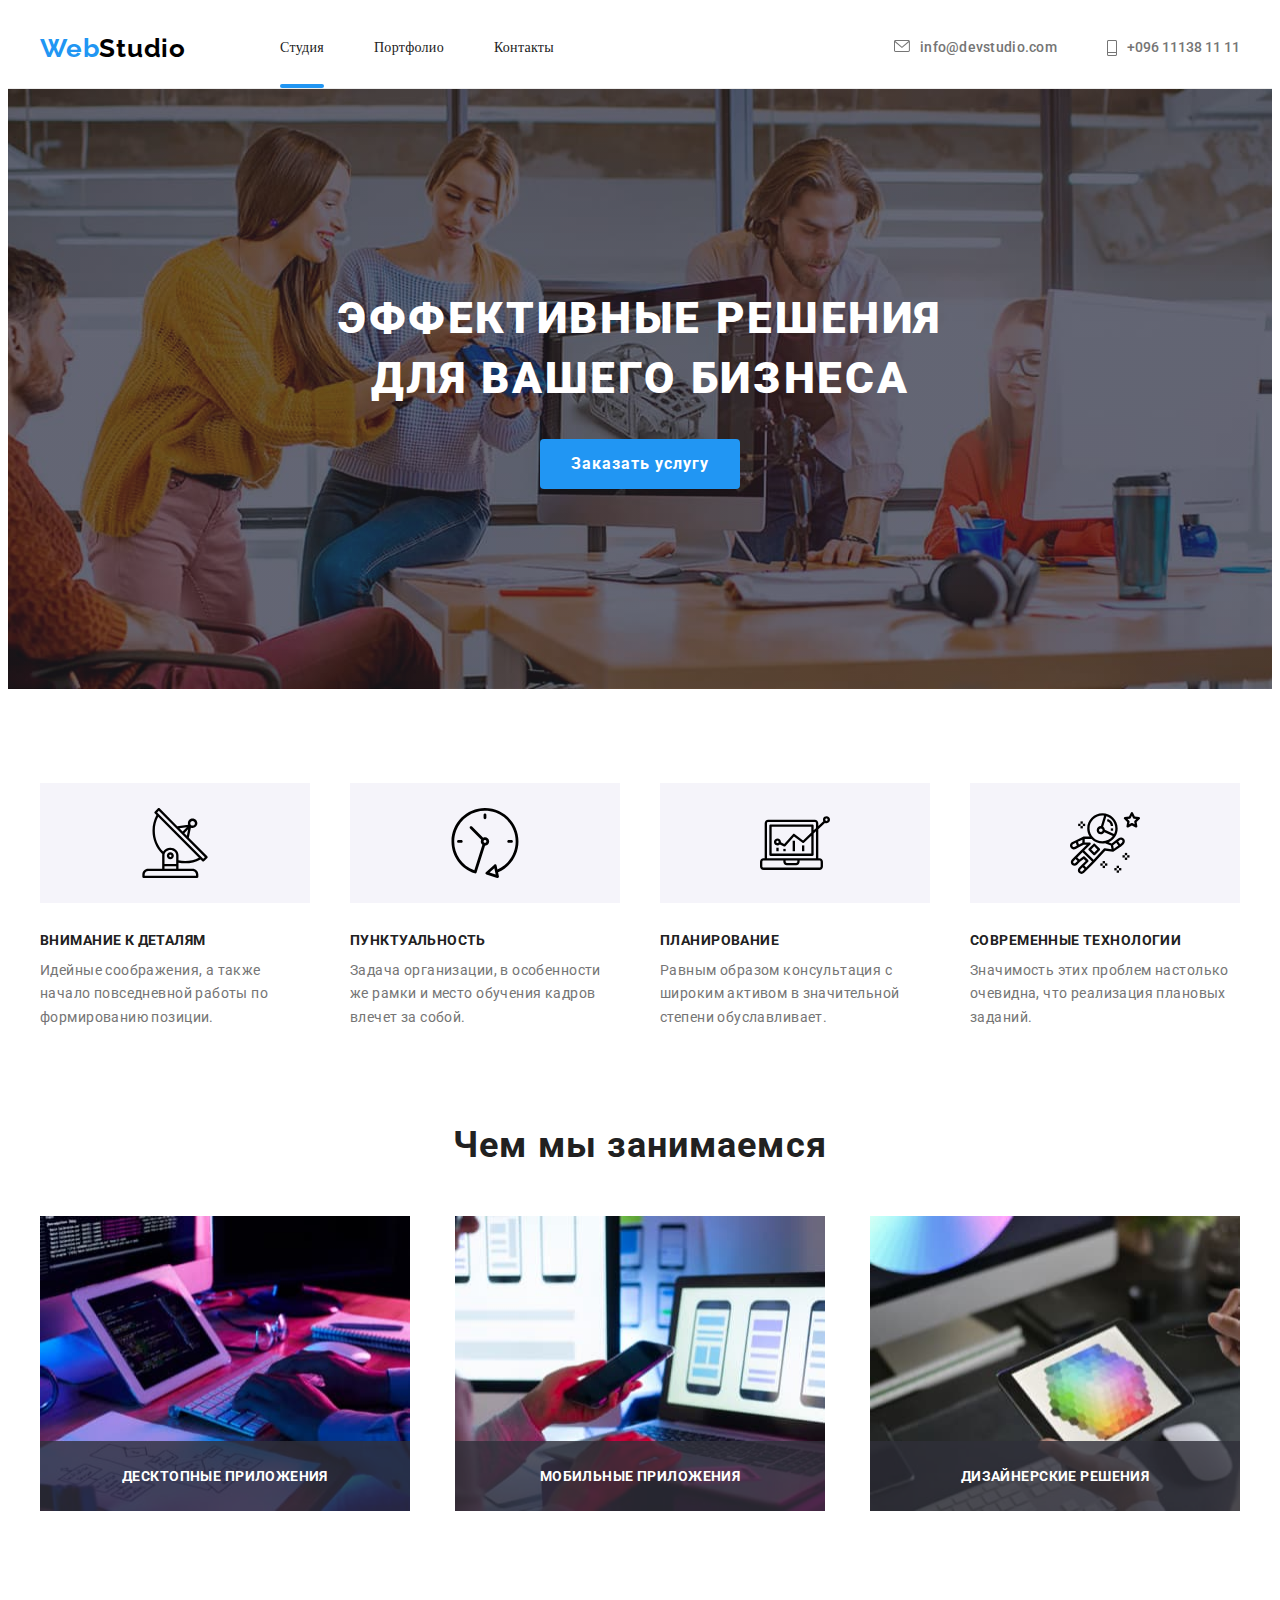
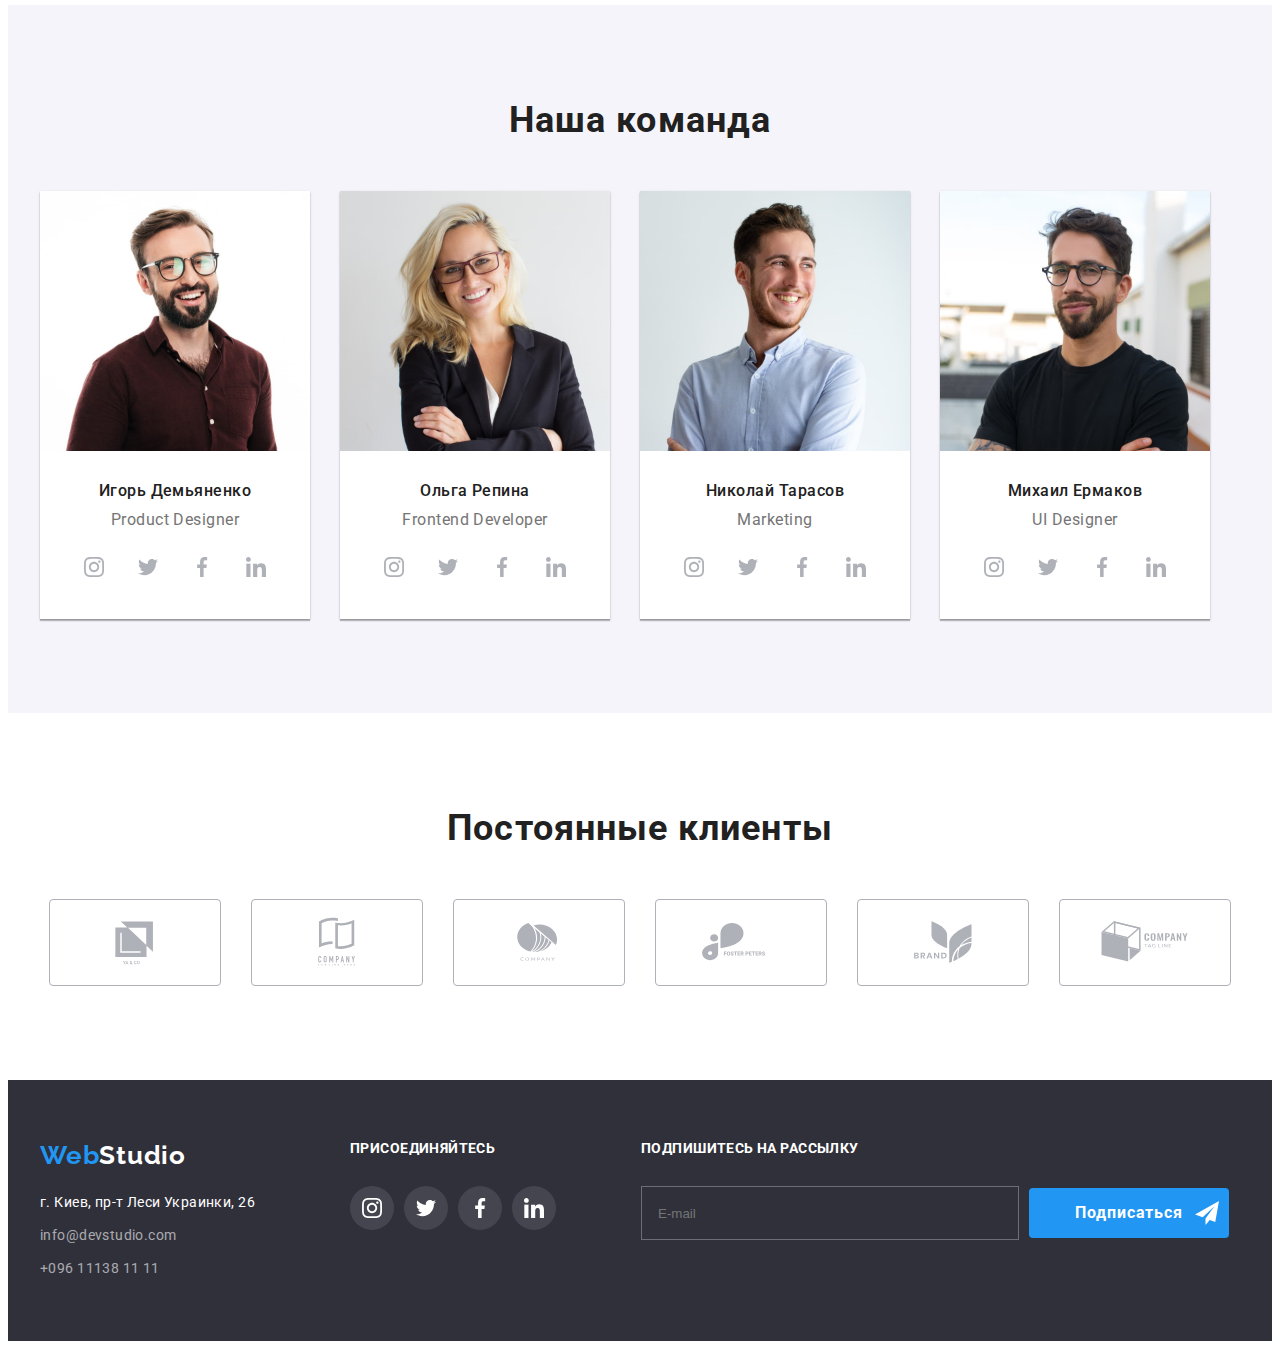
<file: index.html>
<!DOCTYPE html>
<html lang="ru">
<head>
    <meta charset="UTF-8">
    <meta http-equiv="X-UA-Compatible" content="IE=edge">
    <meta name="viewport" content="width=device-width, initial-scale=1.0">
    <title>webstudio-1</title>
    <link rel="preconnect" href="https://fonts.googleapis.com">
    <link rel="preconnect" href="https://fonts.gstatic.com" crossorigin>
    <link href="https://fonts.googleapis.com/css2?family=Raleway:wght@700&family=Roboto:wght@400;500;700;900&display=swap"
        rel="stylesheet">
    <link rel="stylesheet" href="https://cdnjs.cloudflare.com/ajax/libs/modern-normalize/1.1.0/modern-normalize.min.css" integrity="sha512-wpPYUAdjBVSE4KJnH1VR1HeZfpl1ub8YT/NKx4PuQ5NmX2tKuGu6U/JRp5y+Y8XG2tV+wKQpNHVUX03MfMFn9Q==" crossorigin="anonymous" referrerpolicy="no-referrer" />
    <link rel="stylesheet" href="./css/stylesheet.css">
</head>
<body>
    <header class="header">
        <div class="container header-container">
            <div class="nav-container">
                <a class="logo link" lang="en" href=""><span class="logo-web" >Web</span>Studio</a>
                <nav class="navigation">
                    <ul class="nav-list list">
                        <li class="nav-list-item">
                        <a class="nav-list-link link current" href="">Студия</a>
                        </li>
                        <li class="nav-list-item">
                        <a class="nav-list-link link" href="./portfolio.html">Портфолио</a>
                        </li>
                        <li class="nav-list-item">
                        <a class="nav-list-link link" href="">Контакты</a>
                        </li>
                    </ul>
                </nav>
            </div>
            <div class="contact">
                <a class="contact-mail link" href="mailtoinfo@devstudio.com">
                    <svg class="contact-icon-mail">
                        <use href="./img/icons.svg/sprite.svg#email"></use>
                    </svg>
                    info@devstudio.com</a>
                <a class="contact-number link" href="tel:+096111381111">
                    <svg class="contact-icon-phone">
                        <use href="./img/icons.svg/sprite.svg#phone"></use>
                    </svg>
                    +096 11138  11 11</a>
            </div> 
        </div>
    </header>
    <main>
        <section class="section-hero">
            <div class="hero container">
                <h1 class="main-title">Эффективные решения<br>для вашего бизнеса</h1>
                <button class="model-btn" type="button" data-modal-open>Заказать услугу</button>
            </div>      
        </section>
        
        
        <section class="skils-list">
            <div class="container">
                <ul class="skills list">
                    <li class="promo-features">
                        <div class="promo-icon">
                            <svg class="promo-features-icon">
                                <use href="./img/icons.svg/sprite.svg#antenna"></use>
                            </svg>
                            
                        </div>
                        
                        <h3 class="promo">Внимание к деталям</h3>
                        <p class="features">Идейные соображения, а также начало повседневной работы по формированию позиции.</p>
                    </li>
                    <li class="promo-features">
                        <div class="promo-icon">
                            <svg class="promo-features-icon">
                                <use href="./img/icons.svg/sprite.svg#clock"></use>
                            </svg>
                            
                        </div>
                        <h3 class="promo">Пунктуальность</h3>
                        <p class="features">Задача организации, в особенности же рамки и место обучения кадров влечет за собой.</p>
                    </li>
                    <li class="promo-features">
                        <div class="promo-icon">
                            <svg class="promo-features-icon">
                                <use href="./img/icons.svg/sprite.svg#diagram"></use>
                            </svg>
                            
                        </div>
                        <h3 class="promo">Планирование</h3>
                        <p class="features">Равным образом консультация с широким активом в значительной степени обуславливает.</p>
                    </li>
                    <li class="promo-features">
                        <div class="promo-icon">
                            <svg class="promo-features-icon">
                                <use href="./img/icons.svg/sprite.svg#astronaut"></use>
                            </svg>
                            
                        </div>
                        <h3 class="promo">Современные технологии</h3>
                        <p class="features">Значимость этих проблем настолько очевидна, что реализация плановых заданий.</p>
                    </li>
                </ul>
            </div>
        </section>
        <section class="description-list section">
            <div class="container">
                <h2 class="description">Чем мы занимаемся</h2>
                <ul class="photos list">
                    <li>
                        <div class="description-thumb">
                            <img src="./img/img-1.jpg" alt="верстка" width="370" height="295">
                            <div class="description-thumb-text">
                                <p class="description-text">Десктопные приложения</p>
                            </div>

                        </div>
                        
                    </li>
                                
                    <li>
                        <div class="description-thumb">
                            <img src="./img/img-2.jpg" alt="дизайн" width="370" height="295">
                            <div class="description-thumb-text">
                                <p class="description-text">Мобильные приложения</p>
                            </div>
                        </div>
                               
                    </li>
                    <li>
                        <div class="description-thumb">
                            <img src="./img/img-3.jpg" alt="стилизация" width="370" height="295">
                            <div class="description-thumb-text">
                                <p class="description-text">Дизайнерские решения</p>
                            </div>
                        </div>
                        
                    </li>
                </ul>
            </div>
            
        </section>
            
        <section class="team">
            <div class="container">
                <h2 class="description">Наша команда</h2>
                <ul class="list our-team">
                    <li class="frame"><img src="./img/teamcard-1.jpg" alt="сотрудник1" width="270" height="260">
                        <div class="team-description">
                            <h3 class="name">Игорь Демьяненко</h3>
                             <p class="occupation">Product Designer</p>
                             <ul class="social-list list">
                                 <li class="social-list-item">
                                     <a class="social-list-link" href="">
                                         <svg class="social-list-icon" width="20" height="20">
                                             <use href="./img/icons.svg/sprite.svg#instagram"></use>
                                         </svg>
                                     </a>
                                 </li>

                                 <li>
                                     <a class="social-list-link" href="">
                                         <svg class="social-list-icon" width="20" height="20">
                                             <use href="./img/icons.svg/sprite.svg#twitter"></use>
                                         </svg>
                                     </a>
                                 </li>

                                 <li>
                                     <a class="social-list-link" href="">
                                         <svg class="social-list-icon" width="20" height="20">
                                             <use href="./img/icons.svg/sprite.svg#facebook"></use>
                                         </svg>
                                     </a>
                                 </li>

                                 <li>
                                     <a class="social-list-link" href="">
                                         <svg class="social-list-icon" width="20" height="20">
                                             <use href="./img/icons.svg/sprite.svg#linkedin"></use>
                                         </svg>
                                     </a>
                                 </li>
                             </ul>
                        </div>
                        
                    </li>
                    <li class="frame"><img src="./img/teamcard-2.jpg" alt="сотрудник2" width="270" height="260">
                        <div class="team-description">
                            <h3 class="name">Ольга Репина</h3>
                            <p class="occupation">Frontend Developer</p>
                            <ul class="social-list list">
                                <li class="social-list-item">
                                    <a class="social-list-link" href="">
                                        <svg class="social-list-icon" width="20" height="20">
                                            <use href="./img/icons.svg/sprite.svg#instagram"></use>
                                        </svg>
                                    </a>
                                </li>

                                <li>
                                    <a class="social-list-link" href="">
                                        <svg class="social-list-icon" width="20" height="20">
                                            <use href="./img/icons.svg/sprite.svg#twitter"></use>
                                        </svg>
                                    </a>
                                </li>

                                <li>
                                    <a class="social-list-link" href="">
                                        <svg class="social-list-icon" width="20" height="20">
                                            <use href="./img/icons.svg/sprite.svg#facebook"></use>
                                        </svg>
                                    </a>
                                </li>

                                <li>
                                    <a class="social-list-link" href="">
                                        <svg class="social-list-icon" width="20" height="20">
                                            <use href="./img/icons.svg/sprite.svg#linkedin"></use>
                                        </svg>
                                    </a>
                                </li>
                            </ul>
                            
                            
                        </div>
                    </li>
                    <li class="frame"><img src="./img/teamcard-3.jpg" alt="сотрудник3" width="270" height="260">
                        <div class="team-description">
                            <h3 class="name">Николай Тарасов</h3>
                            <p class="occupation">Marketing</p>
                            <ul class="social-list list">
                                <li class="social-list-item">
                                    <a class="social-list-link" href="">
                                        <svg class="social-list-icon" width="20" height="20">
                                            <use href="./img/icons.svg/sprite.svg#instagram"></use>
                                        </svg>
                                    </a>
                                </li>

                                <li>
                                    <a class="social-list-link" href="">
                                        <svg class="social-list-icon" width="20" height="20">
                                            <use href="./img/icons.svg/sprite.svg#twitter"></use>
                                        </svg>
                                    </a>
                                </li>

                                <li>
                                    <a class="social-list-link" href="">
                                        <svg class="social-list-icon" width="20" height="20">
                                            <use href="./img/icons.svg/sprite.svg#facebook"></use>
                                        </svg>
                                    </a>
                                </li>

                                <li>
                                    <a class="social-list-link" href="">
                                        <svg class="social-list-icon" width="20" height="20">
                                            <use href="./img/icons.svg/sprite.svg#linkedin"></use>
                                        </svg>
                                    </a>
                                </li>
                            </ul>
                            
                        </div>
                    </li>
                    <li class="frame"><img src="./img/teamcard-4.jpg" alt="сотрудник4" width="270" height="260">
                        <div class="team-description">
                            <h3 class="name">Михаил Ермаков</h3>
                            <p class="occupation">UI Designer</p>
                            <ul class="social-list list">
                                <li class="social-list-item">
                                    <a class="social-list-link" href="">
                                        <svg class="social-list-icon" width="20" height="20">
                                            <use href="./img/icons.svg/sprite.svg#instagram"></use>
                                        </svg>
                                    </a>
                                </li>

                                <li>
                                    <a class="social-list-link" href="">
                                        <svg class="social-list-icon" width="20" height="20">
                                            <use href="./img/icons.svg/sprite.svg#twitter"></use>
                                        </svg>
                                    </a>
                                </li>

                                <li>
                                    <a class="social-list-link" href="">
                                        <svg class="social-list-icon" width="20" height="20">
                                            <use href="./img/icons.svg/sprite.svg#facebook"></use>
                                        </svg>
                                    </a>
                                </li>

                                <li>
                                    <a class="social-list-link" href="">
                                        <svg class="social-list-icon" width="20" height="20">
                                            <use href="./img/icons.svg/sprite.svg#linkedin"></use>
                                        </svg>
                                    </a>
                                </li>
                            </ul>

                        </div>
                    </li>
                </ul>
            </div>
        </section>
        <section class="client">
            <div class="container">
                <h2 class="h-client">Постоянные клиенты</h2>
                <ul class="client-icon list">
                    
                    <li class="client-icon-list">
                        <a class="client-icon-item" href="">
                            <svg class="client-icon-link">
                                <use href="./img/icons.svg/sprite.svg#Logo6"></use>
                            </svg>

                        </a>
                    </li>

                    <li class="client-icon-list">
                        <a class="client-icon-item" href="">
                            <svg class="client-icon-link">
                                <use href="./img/icons.svg/sprite.svg#Logo4"></use>
                            </svg>

                        </a>

                    </li>

                    <li class="client-icon-list">
                        <a class="client-icon-item" href="">
                            <svg class="client-icon-link">
                                <use href="./img/icons.svg/sprite.svg#Logo3"></use>
                            </svg>

                        </a>

                    </li>

                    <li class="client-icon-list">
                        <a class="client-icon-item" href="">
                            <svg class="client-icon-link">
                                <use href="./img/icons.svg/sprite.svg#Logo2"></use>
                            </svg>
                        </a> 

                    </li>

                    <li class="client-icon-list">
                        <a class="client-icon-item" href="">
                            <svg class="client-icon-link">
                                <use href="./img/icons.svg/sprite.svg#Logo5"></use>
                            </svg>

                        </a>
        
                    </li>

                    <li class="client-icon-list">
                        <a class="client-icon-item" href="">
                            <svg class="client-icon-link">
                                <use href="./img/icons.svg/sprite.svg#Logo-5"></use>
                            </svg>
                        </a>
                        
                    </li>
                </ul>
            </div>
        </section>
        
    </main>
    <footer class="footer ">
        <div class="container footer-list">
            <div class=" container-footer">
                <a class="logo link footer-logo" lang="en" href=""><span class="logo-web" >Web</span><span class="logo-web-footer">Studio</span></a>
                <div class="address-footer">
                    <address class="address address-footer">
                        <p class="address-street">г. Киев, пр-т Леси Украинки, 26</p> 
                        <a class="address-contact link" href="mailtoinfo@devstudio.com">info@devstudio.com</a>
                        <a class="address-contact link"href="tel:+096111381111">+096 11138  11 11</a>
                    </address>
                </div>
            </div>
            <div class="join">
                <h3 class="join-title">присоединяйтесь</h3>
                <ul class="footer-social-list list">
                    <li class="footer-social-list-item">
                        <a class="footer-social-list-link" href="">
                            <svg class="footer-social-list-icon" width="20" height="20">
                                <use href="./img/icons.svg/sprite.svg#instagram"></use>
                            </svg>
                        </a>
                    </li>
    
                    <li class="footer-social-list-item">
                        <a class="footer-social-list-link" href="">
                            <svg class="footer-social-list-icon" width="20" height="20">
                                <use href="./img/icons.svg/sprite.svg#twitter"></use>
                            </svg>
                        </a>
                    </li>
    
                    <li >
                    <li class="footer-social-list-item">
                        <a class="footer-social-list-link" href="">
                            <svg class="footer-social-list-icon" width="20" height="20">
                                <use href="./img/icons.svg/sprite.svg#facebook"></use>
                            </svg>
                        </a>
                    </li>
    
                    <li class="footer-social-list-item">
                        <a class="footer-social-list-link" href="">
                            <svg class="footer-social-list-icon" width="20" height="20">
                                <use href="./img/icons.svg/sprite.svg#linkedin"></use>
                            </svg>
                        </a>
                    </li>
                </ul>
    
            </div>
            <form class="footer-form" action="">
                <p class="join-title">Подпишитесь на рассылку</p>
                <div class="footer-form-field">
                    <label for="">
                        <input class="footer-form-input" name="user_mail" type="email" placeholder="E-mail">
                        
                        
                    </label>
                    <button type="submit" class="footer-form-btn">Подписаться</button>
                    <svg class="footer-form-icon">
                        <use href="./img/icons.svg/sprite.svg#icon-send"></use>
                    </svg>
                    

                    </button>

                </div>
                
            </form>

        </div>
        
        
    </footer>

    <div class="backdrop is-hidden" data-modal>
        <div class="modal">
            <button type="button" class="modal-close-btn" data-modal-close>
                <svg class="modal-close-icon" width="18" height="18";>
                    <use href="./img/icons.svg/sprite.svg#close-icon"></use>
                </svg>
                
            </button>

            <form class="contact-form">
                <p class="contact-form-title">Оставьте свои данные, мы вам перезвоним</p>
                
                <label class="contact-form-field">
                    <span class="text-input">Имя</span>
                    <span class="contact-form-input-wrapper">
                        <input name="user_name" class="contact-form-input" type="text">
                        <svg class="contact-form-icon">
                            <use href="./img/icons.svg/sprite.svg#icon-user"></use>
                        </svg>

                    </span> 
                  
                </label>
                <label class="contact-form-field">
                    <span class="text-input">Телефон</span>
                    <span class="contact-form-input-wrapper">
                        <input name="user_phone" class="contact-form-input" type="tel">
                        <svg class="contact-form-icon">
                            <use href="./img/icons.svg/sprite.svg#icon-tel"></use>
                        </svg>
                    </span>
                    
                </label>
                <label class="contact-form-field">
                    <span class="text-input">Почта</span>
                    <span class="contact-form-input-wrapper">
                        <input name="user_mail" class="contact-form-input" type="email">
                        <svg class="contact-form-icon">
                            <use href="./img/icons.svg/sprite.svg#icon-emal"></use>
                        </svg>
                    </span>
                    
                </label>
                <label class="contact-form-field">
                    <span class="text-input">Комментарий</span>
                    <textarea name="user_massage" class="contact-form-massage" placeholder="Введите текст"></textarea>
                </label>
                <div class="contact-form-checkbox-wrapper">
                    <input name="accept-policy" type="checkbox" class="contact-form-checkbox is-hidden" id="policy-checkbox" required>
                    <label for="policy-checkbox" class="contact-form-checkbox-label">
                        Соглашаюсь с рассылкой и принимаю&nbsp;<a class="contact-form-checkbox-label-link" href="">Условия договора</a></label>
                </div>
                <button type="submit" class="contact-form-submit-btn">Отправить</button>


            </form>
        </div>
    </div>

    <script src="./js/modal.js"></script>
    
</body>
</html>
</file>
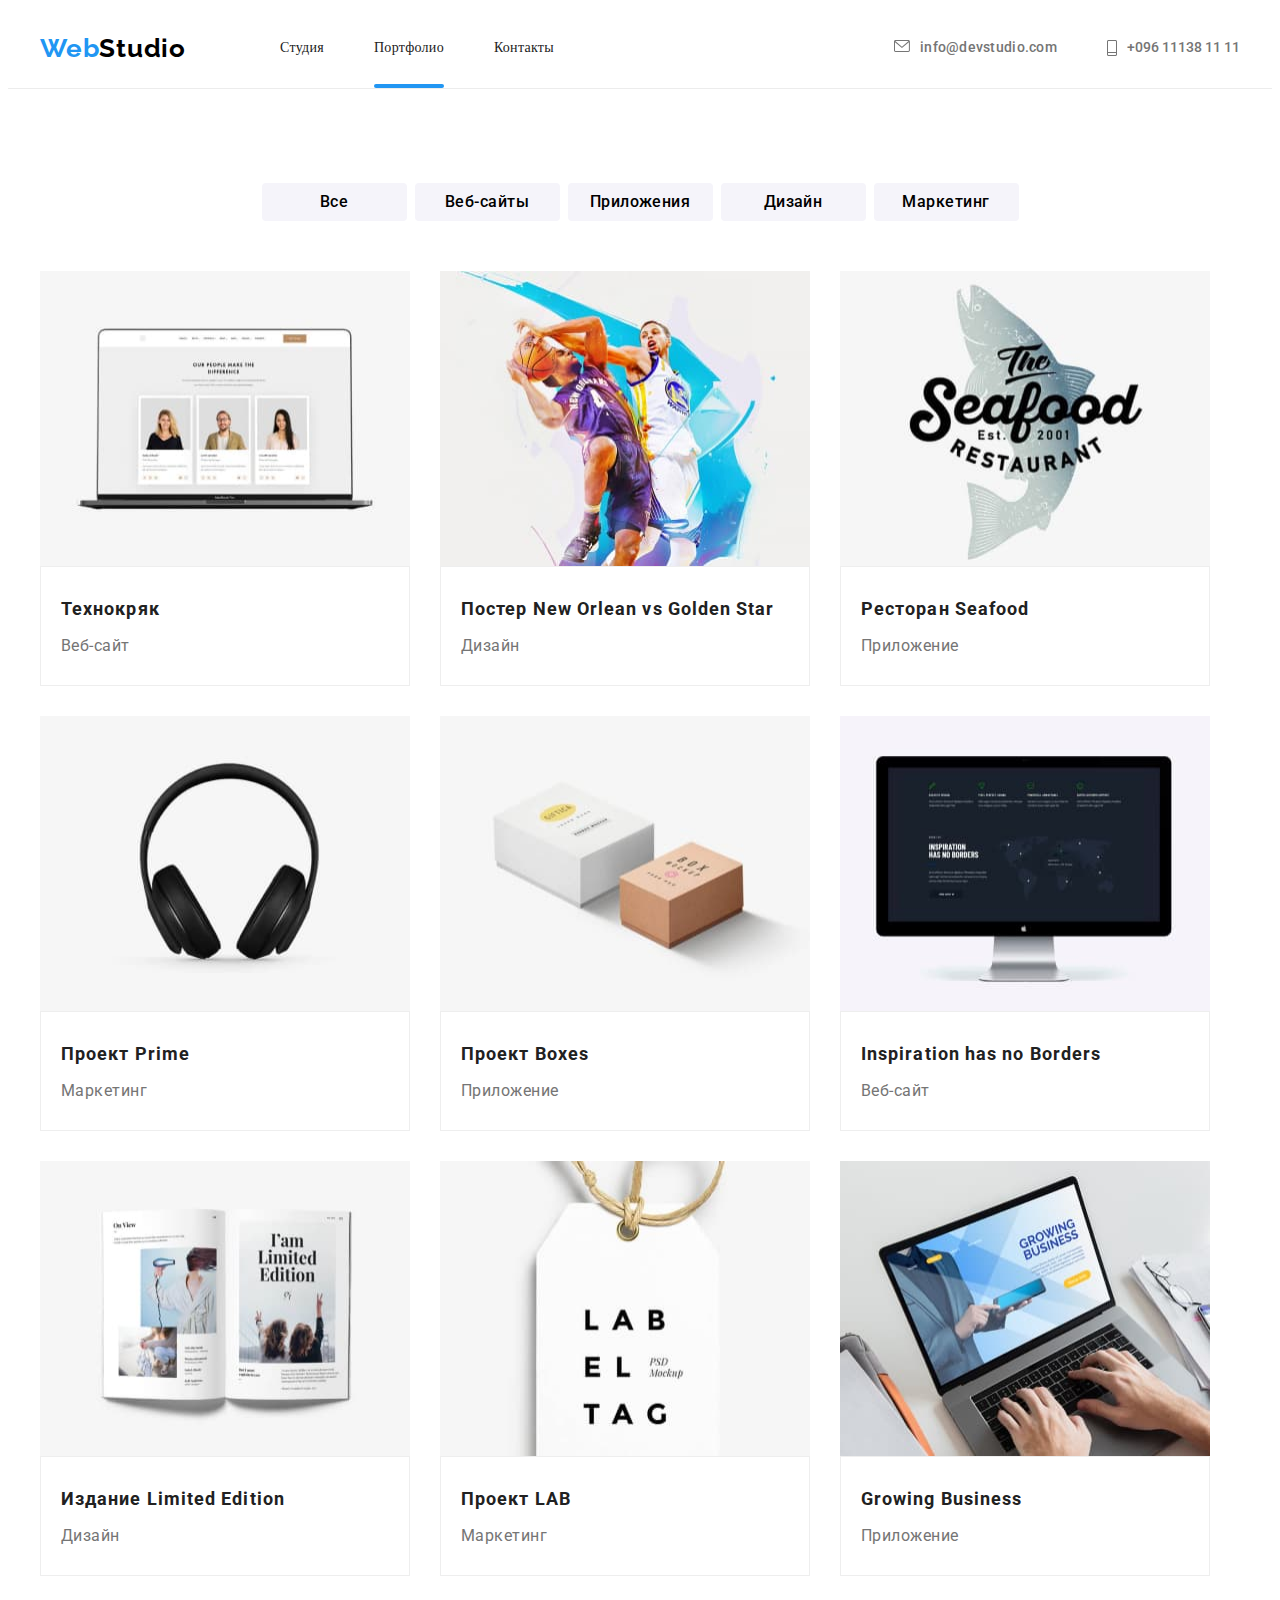
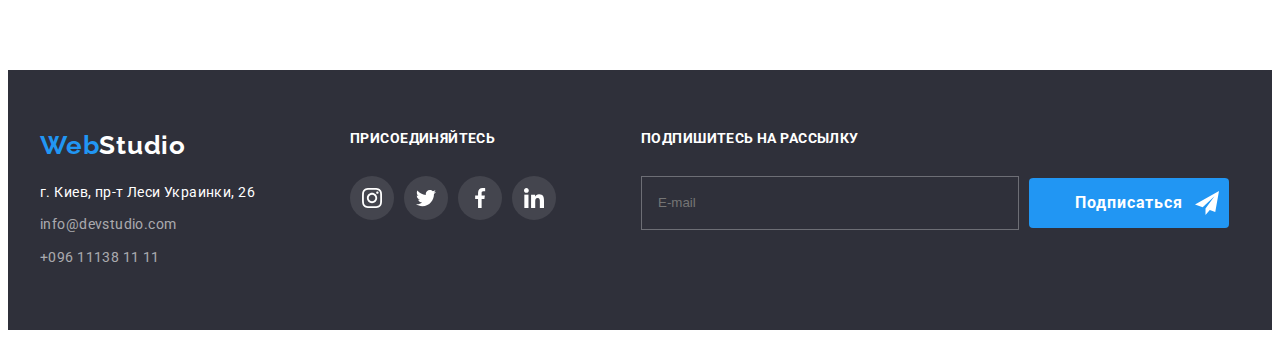
<file: portfolio.html>
<!DOCTYPE html>
<html lang="ru">

<head>
    <meta charset="UTF-8">
    <meta http-equiv="X-UA-Compatible" content="IE=edge">
    <meta name="viewport" content="width=device-width, initial-scale=1.0">
    <title>portfolio</title>
    <link rel="preconnect" href="https://fonts.googleapis.com">
    <link rel="preconnect" href="https://fonts.gstatic.com" crossorigin>
    <link href="https://fonts.googleapis.com/css2?family=Raleway:wght@700&family=Roboto:wght@400;500;700;900&display=swap"
        rel="stylesheet">
    <link rel="stylesheet" href="https://cdnjs.cloudflare.com/ajax/libs/modern-normalize/1.1.0/modern-normalize.min.css" integrity="sha512-wpPYUAdjBVSE4KJnH1VR1HeZfpl1ub8YT/NKx4PuQ5NmX2tKuGu6U/JRp5y+Y8XG2tV+wKQpNHVUX03MfMFn9Q==" crossorigin="anonymous" referrerpolicy="no-referrer" />
    <link rel="stylesheet" href="./css/stylesheet.css">
</head>

<body>
    <header class="header">
        <div class="container header-container">
            <div class="nav-container">
                <a class="logo link" lang="en" href=""><span class="logo-web" >Web</span>Studio</a>
                <nav class="navigation">
                    <ul class="nav-list list">
                        <li class="nav-list-item">
                        <a class="nav-list-link link" href="./index.html">Студия</a>
                        </li>
                        <li class="nav-list-item">
                        <a class="nav-list-link link current" href="">Портфолио</a>
                        </li>
                        <li class="nav-list-item">
                        <a class="nav-list-link link" href="">Контакты</a>
                        </li>
                    </ul>
                </nav>
            </div>
            <div class="contact">
                <a class="contact-mail link" href="mailtoinfo@devstudio.com">
                    <svg class="contact-icon-mail">
                        <use href="./img/icons.svg/sprite.svg#email"></use>
                    </svg>
                    info@devstudio.com</a>
                <a class="contact-number link" href="tel:+096111381111">
                    <svg class="contact-icon-phone">
                        <use href="./img/icons.svg/sprite.svg#phone"></use>
                    </svg>
                    +096 11138  11 11</a>
            </div> 
        </div>
    </header>
    <main>
        <section class=" section-projects">
            <div class="container">
                    <ul class="list list-btn">
                        <li class="btn">
                            <p class="item-btn">Все</p>
                        </li>
                        <li class="btn">
                            <p class="item-btn">Веб-сайты</p>
                        </li>
                        <li class="btn">
                            <p class="item-btn">Приложения</p>
                        </li>
                        <li class="btn">
                            <p class="item-btn">Дизайн</p>
                        </li>
                        <li class="btn">
                            <p class="item-btn">Маркетинг</p>
                        </li>


                    </ul>
            
                <ul class="list projects">
                    <li class="projects-list">
                        <div class="projects-list-img">
                            <img src="./img/img-portfolio/проекти1.jpg" alt="проекти1" width="370" height="295">
                            <div  class="overlay">
                                <p>
                                    Ресурс предлагает комплексные предложения с разным уровнем функционала и сервисов. Все это позволит посетителю получить исчерпывающие сведения о компании или частном лице.
                                </p>

                            </div>
                            

                        </div>
                        
                        <div class="border">
                            <h3 class="projec-name">Технокряк</h3>
                            <p class="projec-type">Веб-сайт</p>
                        </div>
                         
                    </li>
                    <li class="projects-list">
                        
                        <div class="projects-list-img">
                            <img src="./img/img-portfolio/проекти2.jpg" alt="проекти2" width="370" height="295">
                            <div  class="overlay">
                                <p>
                                    Ресурс предлагает комплексные предложения с разным уровнем функционала и сервисов. Все это позволит посетителю получить исчерпывающие сведения о компании или частном лице.
                                </p>

                            </div>
                        </div>
                        <div class="border">
                            <h3 class="projec-name">Постер New Orlean vs Golden Star</h3>
                            <p class="projec-type">Дизайн</p>
                        </div>  
                    </li>
                    <li class="projects-list">
                       
                        <div class="projects-list-img">
                            <img src="./img/img-portfolio/проекти3.jpg" alt="проекти3" width="370" height="295">
                            <div  class="overlay">
                                <p>
                                    Ресурс предлагает комплексные предложения с разным уровнем функционала и сервисов. Все это позволит посетителю получить исчерпывающие сведения о компании или частном лице.
                                </p>

                            </div>
                            
                        </div>
                        <div class="border">
                            <h3 class="projec-name">Ресторан Seafood</h3>
                            <p class="projec-type">Приложение</p>

                        </div>
                        
                    </li>
                    <li class="projects-list">
                       
                        <div class="projects-list-img">
                            <img src="./img/img-portfolio/проекти4.jpg" alt="проекти4" width="370" height="295">
                            <div  class="overlay">
                                <p>
                                    Ресурс предлагает комплексные предложения с разным уровнем функционала и сервисов. Все это позволит посетителю получить исчерпывающие сведения о компании или частном лице.
                                </p>

                            </div>
                            
                        </div>
                        <div class="border">
                            <h3 class="projec-name">Проект Prime</h3>
                            <p class="projec-type">Маркетинг</p>

                        </div>
                        
                    </li>
                    <li class="projects-list">
                        
                        <div class="projects-list-img">
                            <img src="./img/img-portfolio/проекти5.jpg" alt="проекти5" width="370" height="295">
                            <div  class="overlay">
                                <p>
                                    Ресурс предлагает комплексные предложения с разным уровнем функционала и сервисов. Все это позволит посетителю получить исчерпывающие сведения о компании или частном лице.
                                </p>

                            </div>
                            
                        </div>
                        <div class="border">
                            <h3 class="projec-name">Проект Boxes</h3>
                        <p class="projec-type">Приложение</p>

                        </div>
                        
                    </li>
                    <li class="projects-list">
                        
                        <div class="projects-list-img">
                            <img src="./img/img-portfolio/проекти6.jpg" alt="проекти6" width="370" height="295">
                            <div  class="overlay">
                                <p>
                                    Ресурс предлагает комплексные предложения с разным уровнем функционала и сервисов. Все это позволит посетителю получить исчерпывающие сведения о компании или частном лице.
                                </p>

                            </div>
                            
                        </div>
                        <div class="border">
                            <h3 class="projec-name">Inspiration has no Borders</h3>
                            <p class="projec-type">Веб-сайт</p>

                        </div>
                        
                    </li>
                    <li class="projects-list">
                        
                        <div class="projects-list-img">
                            <img src="./img/img-portfolio/проекти7.jpg" alt="проекти7" width="370" height="295">
                            <div  class="overlay">
                                <p>
                                    Ресурс предлагает комплексные предложения с разным уровнем функционала и сервисов. Все это позволит посетителю получить исчерпывающие сведения о компании или частном лице.
                                </p>

                            </div>
                            
                        </div>
                        <div class="border">
                            <h3 class="projec-name">Издание Limited Edition</h3>
                            <p class="projec-type">Дизайн</p>

                        </div>
                        
                    </li>
                    <li class="projects-list">
                        
                        <div class="projects-list-img">
                            <img src="./img/img-portfolio/проекти8.jpg" alt="проекти8" width="370" height="295">
                            <div  class="overlay">
                                <p>
                                    Ресурс предлагает комплексные предложения с разным уровнем функционала и сервисов. Все это позволит посетителю получить исчерпывающие сведения о компании или частном лице.
                                </p>

                            </div>
                            
                        </div>
                        <div class="border">
                            <h3 class="projec-name">Проект LAB</h3>
                            <p class="projec-type">Маркетинг</p>
                        </div>    
                    </li>
                    <li class="projects-list">
                       
                        <div class="projects-list-img">
                            <img src="./img/img-portfolio/проекти9.jpg" alt="проекти9" width="370" height="295">
                            <div  class="overlay">
                                <p>
                                    Ресурс предлагает комплексные предложения с разным уровнем функционала и сервисов. Все это позволит посетителю получить исчерпывающие сведения о компании или частном лице.
                                </p>

                            </div>
                            
                        </div>
                        <div class="border">
                            <h3 class="projec-name">Growing Business</h3>
                            <p class="projec-type">Приложение</p>
                        </div>   
                    </li>
                </ul>
            </div>
        </section>
    </main>
    <footer class="footer ">
        <div class="container footer-list">
            <div class=" container-footer">
                <a class="logo link footer-logo" lang="en" href=""><span class="logo-web" >Web</span><span class="logo-web-footer">Studio</span></a>
                <div class="address-footer">
                    <address class="address address-footer">
                        <p class="address-street">г. Киев, пр-т Леси Украинки, 26</p> 
                        <a class="address-contact link" href="mailtoinfo@devstudio.com">info@devstudio.com</a>
                        <a class="address-contact link"href="tel:+096111381111">+096 11138  11 11</a>
                    </address>
                </div>
            </div>
            <div class="join">
                <h3 class="join-title">присоединяйтесь</h3>
                <ul class="footer-social-list list">
                    <li class="footer-social-list-item">
                        <a class="footer-social-list-link" href="">
                            <svg class="footer-social-list-icon" width="20" height="20">
                                <use href="./img/icons.svg/sprite.svg#instagram"></use>
                            </svg>
                        </a>
                    </li>
    
                    <li class="footer-social-list-item">
                        <a class="footer-social-list-link" href="">
                            <svg class="footer-social-list-icon" width="20" height="20">
                                <use href="./img/icons.svg/sprite.svg#twitter"></use>
                            </svg>
                        </a>
                    </li>
    
                    <li >
                    <li class="footer-social-list-item">
                        <a class="footer-social-list-link" href="">
                            <svg class="footer-social-list-icon" width="20" height="20">
                                <use href="./img/icons.svg/sprite.svg#facebook"></use>
                            </svg>
                        </a>
                    </li>
    
                    <li class="footer-social-list-item">
                        <a class="footer-social-list-link" href="">
                            <svg class="footer-social-list-icon" width="20" height="20">
                                <use href="./img/icons.svg/sprite.svg#linkedin"></use>
                            </svg>
                        </a>
                    </li>
                </ul>
    
            </div>
            <form class="footer-form" action="">
                <p class="join-title">Подпишитесь на рассылку</p>
                <div class="footer-form-field">
                    <label for="">
                        <input class="footer-form-input" name="user_mail" type="email" placeholder="E-mail">
                        
                        
                    </label>
                    <button type="submit" class="footer-form-btn">Подписаться</button>
                    <svg class="footer-form-icon">
                        <use href="./img/icons.svg/sprite.svg#icon-send"></use>
                    </svg>
                    

                    </button>

                </div>
                
            </form>

        </div>
        
        
    </footer>

</body>

</html>
</file>
<file: css/stylesheet.css>
.list {
  list-style: none;
}
.link {
  text-decoration: none;
}
/* container */
.container {
  width: 1200px;
  padding-left: 15px;
  padding-right: 15px;
  margin-left: auto;
  margin-right: auto;
}
.section {
  /* padding-top: 94px; */
  padding-bottom: 94px;
}
.nav-list-link:hover,
.nav-list-link:focus {
  color: #2196f3;
}
h1,h2,h3,h4,h5,h6,p {
  margin-top: 0;
  margin-bottom: 0;
}
ul,ol {
  margin-top: 0;
  margin-bottom: 0;
  padding-left: 0;
}
img {
  display: block;
}

/* -----HEDER----- */
.header {
  border-bottom: 1px solid #ECECEC
}
.header-container {
  display: flex;
}
/* -----logo----- */
.logo {
  font-family: "Raleway", sans-serif;
  font-style: normal;
  font-weight: bold;
  font-size: 26px;
  line-height: 1.19;
  letter-spacing: 0.03em;
  color: #000000;
  margin-right: 94px;
}
.logo-web {
  color: #2196F3;
}
/*----- NAV---- */
.nav-container {
  display: flex;
  align-items: center;

}
.nav-list {
  display: flex;
  align-items: center;
}
.nav-list-item:not( :last-child) {
  margin-right: 50px;
}
.nav-list .nav-list-link {
  position: relative;
  display: block;
  padding-top: 32px;
  padding-bottom: 32px;
  transition: color 250ms cubic-bezier(0.4, 0, 0.2, 1);
  font-weight: 500;
  font-size: 14px;
  line-height: 1.14;
  letter-spacing: 0.02em;
  color: #212121;

}
.nav-list-link .current {
  color: #2196F3;
}
.current::after {
  position: absolute;
  content: "";
  bottom: 0;
  left: 0;
  width: 100%;
  height: 4px;
  border-radius: 2px;
  background-color: #2196F3;
  
}
.nav-list-link:hover,
.nav-list-link:focus {
  color: #2196F3;
}

/* -----ADRES------ */
.contact {
  display: flex;
  align-items:center;
  margin-left: auto;
  
}

.contact-mail {
  display: flex;
  justify-content: center;
  font-family: "Roboto", sans-serif;
  font-style: normal;
  font-weight: 500;
  font-size: 14px;
  line-height: 1.14;
  letter-spacing: 0.02em;
  color: #757575;
  fill: #757575;
  margin-right: 50px;
  transition: color 250ms cubic-bezier(0.4, 0, 0.2, 1), fill 250ms cubic-bezier(0.4, 0, 0.2, 1);

}
.contact-number {
  display: flex;
  justify-content: center;
  font-family: "Roboto", sans-serif;
  font-style: normal;
  font-weight: 500;
  font-size: 14px;
  line-height: 1.14;
  color: #757575;
  fill: #757575;
  margin-left: auto;
  transition: color 250ms cubic-bezier(0.4, 0, 0.2, 1), fill 250ms cubic-bezier(0.4, 0, 0.2, 1);
}
.contact-mail:hover,
.contact-mail:focus {
  color: #2196f3;
  fill: #2196f3;
}
.contact-number:hover,
.contact-number:focus {
  color: #2196f3;
  fill: #2196f3;
}

.contact-icon-phone {
  width: 10px;
  height: 16px;
  margin-right: 10px;
  


}
.contact-icon-mail {
  width: 16px;
  height: 12px;
  margin-right: 10px;
  

}


/* ------HERO ------*/
 .hero {
  display: flex;
  flex-direction: column;
  justify-content: center;
  align-items: center;
}
.section-hero {
  background-image: linear-gradient(rgba(47, 48, 58, 0.4), rgba(47, 48, 58, 0.4)), url('../img/hero/hero.jpg');
  background-repeat: no-repeat;
  background-position: 50%;
  padding-top: 200px;
  padding-bottom: 200px;
  background-color: #C4C4C4;;

}
.main-title {
  font-family: "Roboto", sans-serif;
  font-weight: 900;
  font-size: 44px;
  line-height: 1.36;
  text-align: center;
  letter-spacing: 0.06em;
  text-transform: uppercase;
  color: #ffffff;
  /* margin-right: auto;
  margin-left: auto; */
  margin-bottom: 30px;
}


/* ----HERO BUTTON---- */
.model-btn {
  width: 200px;
  height: 50px;
  font-family: "Roboto", sans-serif;
  font-weight: bold;
  font-size: 16px;
  line-height: 1.88;
  align-items: center;
  text-align: center;
  letter-spacing: 0.06em;
  color: #FFFFFF;
  background-color: #2196f3;
  border: none;
  border-radius: 4px;

}
.model-btn:hover,
.model-btn:focus {
  background-color: #188CE8;
  color: #ffffff;
}
/* SKILLS */
.skils-list {
padding-top: 94px;
padding-bottom: 94px;
}

.skills {
  display: flex;
  justify-content: space-between;
  
}

.promo {
  font-family: "Roboto", sans-serif;
  font-style: normal;
  font-weight: bold;
  font-size: 14px;
  line-height: 1.14;
  letter-spacing: 0.03em;
  text-transform: uppercase;
  color: #212121;
  margin-bottom: 10px;
  
}
.features {
  font-family: "Roboto", sans-serif;
  font-style: normal;
  font-weight: normal;
  font-size: 14px;
  line-height: 1.7;
  letter-spacing: 0.03em;
  color: #757575;
  
  /* width: 270px; */
}
.promo-features {
  width: 270px;

}
.promo-features:not(:last-child) {
margin-right: 30px;
}
.promo-icon {
  display: flex;
  justify-content: center;
  align-items: center;
  width: 270px;
  height: 120px;
  background: #F5F4FA;
  margin-bottom: 30px;

}
.promo-features-icon {
width: 70px;
height: 70px;
}
.description-list-registr {
  position: relative;
}

/* ---------description ---------*/

.description {
  font-family: "Roboto", sans-serif;
  font-style: normal;
  font-weight: bold;
  font-size: 36px;
  line-height: 1.17;
  text-align: center;
  letter-spacing: 0.03em;
  color: #212121;
  margin-bottom: 50px;
}

.photos {
  display: flex;
  flex-direction: row;
  justify-content: space-between;
  align-items: center;
}

.description-thumb {
  position: relative;
  width: 100%;
  height: 100%;
}
.description-thumb-text {
  position: absolute;
  bottom: 0;
  left: 0;
  margin: 0;
  width: 100%;
  height: 70px;
  display: flex;
  justify-content: center;
  align-items: center;
  background: rgba(47, 48, 58, 0.8);
  color: #FFFFFF;
}
  
  .description-text {
    font-family: 'Roboto';
    font-style: normal;
    font-weight: 700;
    font-size: 14px;
    line-height: 16px;
    text-align: center;
    letter-spacing: 0.03em;
    text-transform: uppercase;
    
    color: #FFFFFF;
    
}
/* --------Our team --------*/
.team {
  background-color:#F5F4FA;
  padding-top: 94px;
  padding-bottom: 94px;
}

.our-team {
  display: flex;
  flex-wrap: wrap;
  margin-left: -30px;
  margin-top: -30px;
}
.frame {
  background-color: #FFFFFF;
  flex-basis: calc(100%-120)/4);
  margin-top: 30px;
  margin-left: 30px;
  width: 270px;
  height: 428px;
  box-shadow: 0px 2px 1px 0px #00000033, 0px 1px 1px 0px #00000024, 0px 1px 3px 0px #0000001F;

}  

.team-description {
  padding-top: 30px;
  padding-bottom: 30px;
  padding-left: 32px;
  padding-right: 32px;
}
.name {
  font-family: "Roboto", sans-serif;
  font-style: normal;
  font-weight: 500;
  font-size: 16px;
  line-height: 1.19;
  text-align: center;
  letter-spacing: 0.03em;
  color: #212121;
  margin-bottom: 10px;
}
.occupation {
  font-family: "Roboto", sans-serif;
  font-style: normal;
  font-weight: normal;
  font-size: 16px;
  line-height: 1.19;
  text-align: center;
  letter-spacing: 0.03em;
  color: #757575;
  margin-bottom: 16px; 
}
.social-list {
  display: flex;
  justify-content: space-between;
}
.social-list-link {
  display: flex;
  align-items: center;
  justify-content: center;
  width: 44px;
  height: 44px;
  background-color: #FFFFFF;
  border-radius: 50%;
  transition: background-color 250ms cubic-bezier(0.4, 0, 0.2, 1);
  }
  .social-list-link:hover .social-list-icon,
  .social-list-link:focus .social-list-icon {
    fill: #FFFFFF;;
  }
  .social-list-icon {
    fill: #AFB1B8;
    transition: fill 250ms cubic-bezier(0.4, 0, 0.2, 1);
    
  }
  .social-list-link:hover,
  .social-list-link:focus {
    background-color: #2196F3;;
  }
    /* background: #AFB1B8;} */

/* ---------client------------- */
.client {
  padding-top: 94px;
  padding-bottom: 94px;
}
.h-client {
  font-family: "Roboto", sans-serif;
  font-style: normal;
  font-weight: bold;
  font-size: 36px;
  line-height: 1.17;
  text-align: center;
  letter-spacing: 0.03em;
  color: #212121;
  margin-bottom: 50px;
}
.client-icon {
  display: flex;
  justify-content: center;
  margin-left: -30px;
  margin-top: -30px;

  
  
}
.client-icon-list {
  display: flex;
  justify-content: center;
  align-items: center;
  margin-left: 30px;
  margin-top: 30px;
  
  /* width: 170px;
  height: 85px; */
  /* border: 1px solid #AFB1B8 */
  
}
.client-icon-list:not(:last-child) {
  /* padding-right: 30px; */
}
.client-icon-link {
  width: 106px;
  height: 55px;
  fill: #AFB1B8;
  transition: fill 250ms cubic-bezier(0.4, 0, 0.2, 1);
 

}
.client-icon-item:hover .client-icon-link,
.client-icon-item:focus .client-icon-link {
  fill: #2196F3;
  /* border: 1px solid #2196F3; */

}
.client-icon-item:hover {
  border: 1px solid #2196F3;
}
.client-icon-item {
  display: flex;
  justify-content: center;
  align-items: center;
  width: 170px;
  height: 85px;
  border: 1px solid #AFB1B8;
  border-radius: 4px;
  transition: border 250ms cubic-bezier(0.4, 0, 0.2, 1);
  
  

}


/* -----FOOTER----- */

.footer {
  display: flex;
  justify-content: flex-start;
  background-color: #2F303A;
  padding-bottom: 60px;
  padding-top: 60px;

}
.footer-list {
  display: flex;
}
.container-footer {
  display: flex;
  flex-direction: column;
  justify-content:center;
  margin-right: 70px;
  
  
}
.footer-logo {
  margin-bottom: 20px;
 
}
.logo-web-footer {
  color: #FFFFFF;

}
.address-footer {
  display: flex;
  flex-direction: column;
  justify-content: space-between;
  
}
.address-street {
  font-family: "Roboto", sans-serif;
  font-style: normal;
  font-weight: normal;
  font-size: 14px;
  line-height: 1.7;
  letter-spacing: 0.03em;
  color: #FFFFFF;
}
.address-contact {
  font-family: "Roboto", sans-serif;
  font-style: normal;
  font-weight: normal;
  font-size: 14px;
  line-height: 1.7;
  letter-spacing: 0.03em;
  color: rgba(255, 255, 255, 0.6);
  margin-top: 9px;
}
.join {
  margin-right: 75px;
}
.join-title {
  font-family: Roboto;
font-style: normal;
font-weight: bold;
font-size: 14px;
line-height: 16px;
letter-spacing: 0.03em;
text-transform: uppercase;
color: #FFFFFF;
margin-bottom: 30px;

}

.footer-social-list {
  display: flex;

}
.footer-social-list-item {
  margin-right: 10px;
}

.footer-social-list-link {
  display: flex;
  align-items: center;
  justify-content: center;
  width: 44px;
  height: 44px;
  background-color: #44454E;
  border-radius: 50%;
  transition: background-color 250ms cubic-bezier(0.4, 0, 0.2, 1);
  
  }
  .footer-social-list-link:hover .footer-social-list-icon,
  .footer-social-list-link:hover .footer-social-list-icon:focus {
    fill: #FFFFFF;
  }
  .footer-social-list-icon {
    fill: #FFFFFF;
    transition: fill 250ms cubic-bezier(0.4, 0, 0.2, 1);
    
  }
  .footer-social-list-link:hover, 
  .footer-social-list-link:focus {
    background-color: #2196F3;;
  }

.footer-form-field {
  display: flex;
  align-items: center;
  position: relative;

}
.footer-form-input {
  width: 358px;
  height: 50px;
  background-color: #2F303A;
  border: 1px solid #FFFFFF4D;
  padding-left: 16px;
  color: #FFFFFF;

}

  .footer-form-btn {
  display: block;
  width: 200px;
  height: 50px;
  font-family: "Roboto", sans-serif;
  font-weight: bold;
  font-size: 16px;
  line-height: 1.88;
  align-items: center;
  text-align: center;
  letter-spacing: 0.06em;
  color: #FFFFFF;
  background-color: #2196f3;
  border: none;
  border-radius: 4px;

  margin-left: 10px;
  

  
}

.footer-form-icon {
  height: 24px;
  width: 24px;
  position: absolute;
  top: 50%;
  right: 10px;
  transform: translateY(-50%);

}
.cfooter-form-btn:hover,
.footer-form-btn:focus {
  background-color: #188CE8;
  color: #ffffff;
}




/* -----PORTFOLIO----- */

.section-projects {
  padding-top: 94px;
  padding-bottom: 94px;
}
.list-btn {
  display: flex;
  justify-content: center;
  margin-bottom: 50px;
}
.btn {
  height: 38px;
  width: 145px;
  left: 712px;
  top: 174px;
  background: #F5F4FA;
  border-radius: 4px;
  
}
.item-btn {
  font-family: "Roboto", sans-serif;
  font-style: normal;
  font-weight: 500;
  font-size: 16px;
  line-height: 1.6;
  text-align: center;
  letter-spacing: 0.03em;
  padding: 6px 22px;
  transition: background-color 250ms cubic-bezier(0.4, 0, 0.2, 1), color 250ms cubic-bezier(0.4, 0, 0.2, 1);
  
}
.btn:not(:last-child) {
  margin-right: 8px;
}


.btn .item-btn:hover,
.btn .item-btn:focus {
  background-color: #2196f3;
  color: #ffffff;
  border-radius: 4px;
}
.projec-name {
  font-family: "Roboto", sans-serif;
  font-style: normal;
  font-weight: bold;
  font-size: 18px;
  line-height: 2;
  letter-spacing: 0.06em;
  color: #212121;
  
margin-bottom: 4px;
}
.projec-type {
  font-family: "Roboto", sans-serif;
  font-style: normal;
  font-weight: normal;
  font-size: 16px;
  line-height: 1.87;
  letter-spacing: 0.03em;
  color: #757575;
  
}
.projects {
  display: flex;
  flex-wrap: wrap;
  margin-left: -30px;
  margin-top: -30px;
}
.projects-list {
  flex-basis: calc(100%-90)/3);
  margin-top: 30px;
  margin-left: 30px;
  transition: box-shadow 250ms cubic-bezier(0.4, 0, 0.2, 1);
  /* position: relative; */

  
}

.projects-list:hover,
.projects-list:focus {
  box-shadow: 1px 4px 6px 0px #00000029, 0px 4px 4px 0px #0000000F, 0px 1px 1px 0px #0000001F;
}
.border {
  border: 1px solid #EEEEEE;
  padding: 24px 20px;
  /* padding-top: 20px;
  padding-bottom: 20px; */

}
/* -----backdrop------ */
.backdrop {
position: fixed;
top: 0;
left: 0;
width: 100vw;
height: 100vh;
background-color: rgba(0, 0, 0, 0.2);
transition: opacity 250ms cubic-bezier(0.4, 0, 0.2, 1);
}

.is-hidden {
  opacity: 0;
  visibility: hidden;
  pointer-events: none;

}

.modal {
  position: absolute;
  top: 50%;
  left: 50%;
  transform: translate(-50%, -50%) scale(1);
  width: 528px;
  height: 580px;
  background-color: rgba(255, 255, 255);
  padding: 40px;
}


.modal-close-btn {
  position: absolute;
  top: 6px;
  right: 6px;
  padding: 0px;
  display: flex;
  justify-content: center;
  align-items: center;
  width: 30px;
  height: 30px;
  border-radius: 50%;
  background: #FFFFFF;
  border: 1px solid rgba(0, 0, 0, 0.1);


  /* border: 1px solid #0000001A; */
  cursor: pointer;
  
}

.modal-close-btn:focus .modal-close-icon,
.modal-close-btn:hover .modal-close-icon {
  fill: #2196F3;
}
.modal-close-icon {
  transition: fill 250ms cubic-bezier(0.4, 0, 0.2, 1);
}




/* OVERLAY */

.overlay {
  position: absolute;
  background-color: #2196F3E5;
  top: 0;
  left: 0;
  width: 100%;
  height: 100%;
  overflow: auto;
  transform: translateY(101%);
  transition: transform 250ms cubic-bezier(0.4, 0, 0.2, 1);
  font-family: 'Roboto';
font-style: normal;
font-weight: 400;
font-size: 18px;
line-height: 28px;
letter-spacing: 0.03em;
padding: 63px 24px;
margin: 0;
color: #FFFFFF;
}
.projects-list-img {
  position: relative;
  overflow: hidden;
}
.projects-list:hover .overlay,
.projects-list:focus .overlay {
  transform: translateY(0%);
}

/* -----CONTACT FORM-------- */

.contact-form-field {
  display: block;
  margin-top: 10px;
}
.contact-form-title {
font-family: Roboto;
font-size: 20px;
font-weight: 700;
line-height: 23px;
letter-spacing: 0.03em;
text-align: center;

}

.contact-form-input {
  width: 100%;
  height: 40px;
  border: 1px solid rgba(33, 33, 33, 0.2);
  border-radius: 4px;
  padding-left: 42px;
  transition: border-color 250ms cubic-bezier(0.4, 0, 0.2, 1);
 
}
.contact-form-input:focus {
  outline: none;
  border-color: #2196F3;
}
.contact-form-input:focus + .contact-form-icon {
  fill: #2196F3;;
}

.text-input {
font-style: normal;
font-weight: 400;
font-size: 12px;
line-height: 14px;
letter-spacing: 0.01em;
color: #757575;

}
.contact-form-icon {
  width: 18px;
  height: 18px;
  position: absolute;
  top: 50%;
  left: 12px;
  transform: translateY(-50%);
  transition: fill 250ms cubic-bezier(0.4, 0, 0.2, 1);
  

}
.contact-form-input-wrapper {
  display: block;
  /* margin-bottom: 10px;
  margin-top: 4px; */
  position: relative;
  margin-top: 4px;
}

.contact-form-massage {
  width: 100%;
  height: 120px;
  padding: 12px 16px;
  resize: none;
  border: 1px solid rgba(33, 33, 33, 0.2);
  border-radius: 4px;
  transition: border-color 250ms cubic-bezier(0.4, 0, 0.2, 1);
  
}

.contact-form-massage:focus {
  outline: none;
  border-color: #2196F3;
}
.contact-form-massage::placeholder {
  color: rgba(117, 117, 117, 0.5);

}
.contact-form-checkbox-wrapper {
  display: block;
  margin-bottom: 30px;
  height: 24px;
}

.contact-form-checkbox-label {
font-family: 'Roboto';
font-style: normal;
font-weight: 400;
font-size: 14px;
line-height: 24px;
letter-spacing: 0.03em;
color: #757575;
display: flex;
justify-content: center;

}
.contact-form-checkbox-label::before {
  display: inline-block;
  content: '';
  width: 16px;
  height: 16px;
  border: 1px solid #212121;
  cursor: pointer;
  margin-right: 8px;
  align-items: center;

}
.contact-form-checkbox:checked + .contact-form-checkbox-label::before {
  background-image: url('../img/icon-check.jpg');
  border: none;

}
.contact-form-checkbox-label-link {
  color: #2196F3;

}

/* .contact-form-checkbox:focus + .contact-form-checkbox-label::before {
  outline: 1px solid rgba(0, 0, 0, 0); */

.contact-form-submit-btn {
  display: block;
  width: 200px;
  height: 50px;
  font-family: "Roboto", sans-serif;
  font-weight: bold;
  font-size: 16px;
  line-height: 1.88;
  align-items: center;
  text-align: center;
  letter-spacing: 0.06em;
  color: #FFFFFF;
  background-color: #2196f3;
  border: none;
  border-radius: 4px;
  margin-right: 0%;
  margin: 0 auto;
  
}
.contact-form-submit-btn:hover,
.contact-form-submit-btn:focus {
  background-color: #188CE8;
  color: #ffffff;
}
</file>
